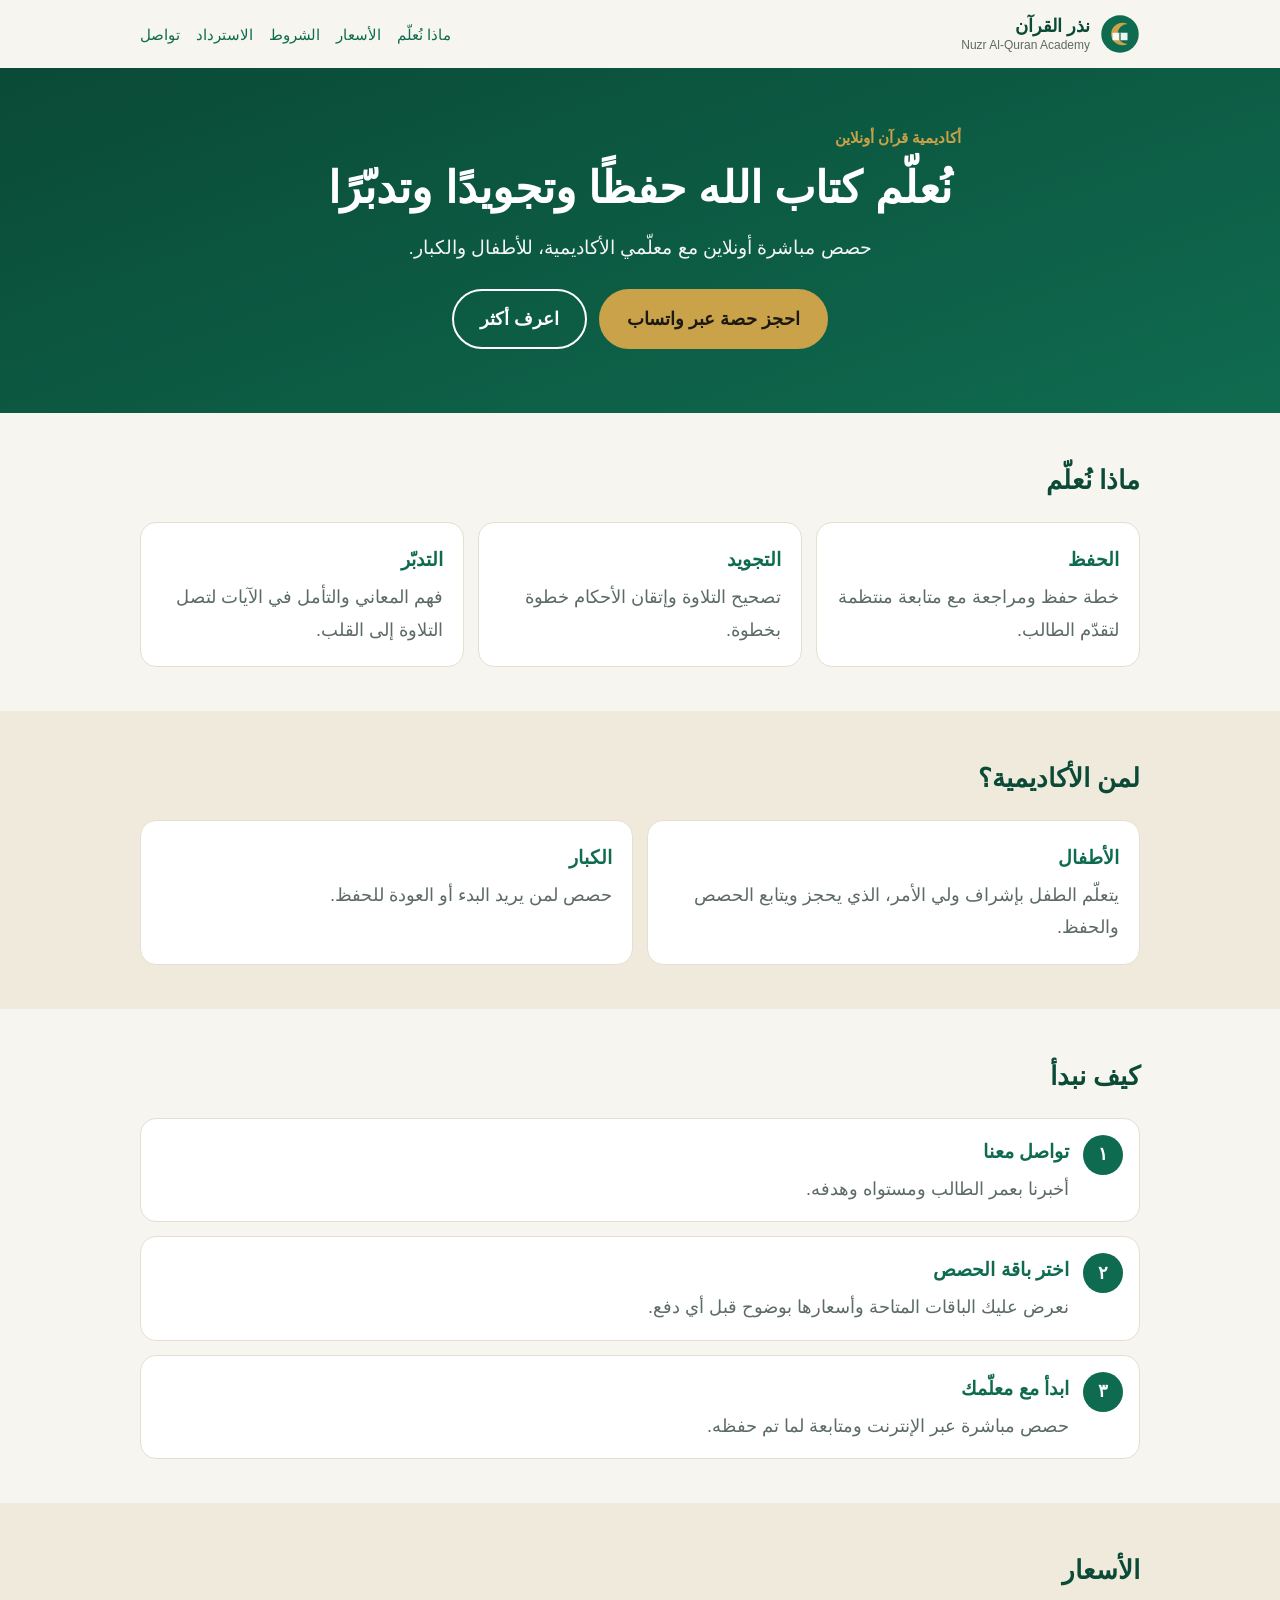
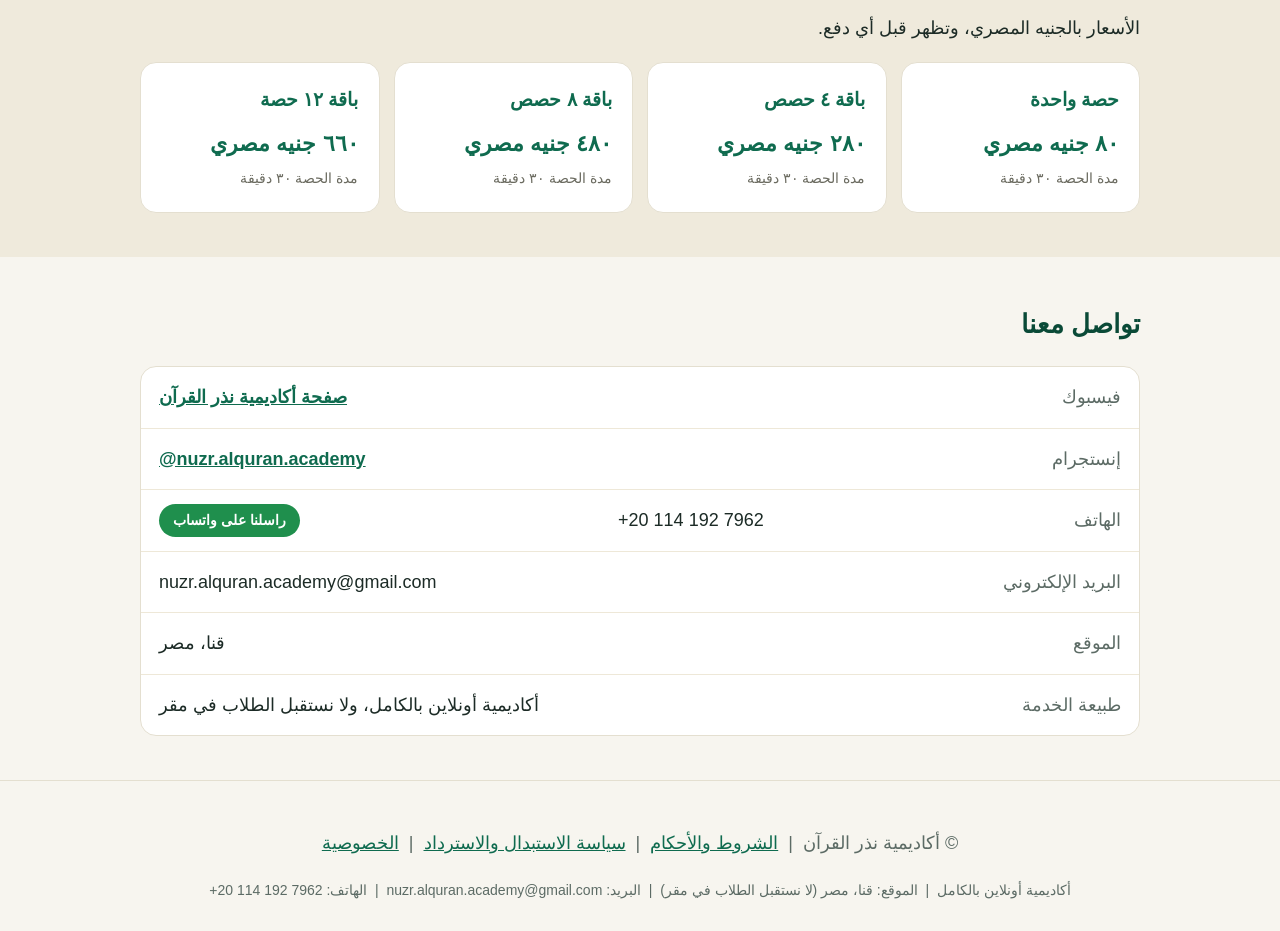
<file: index.html>
<!doctype html>
<html lang="ar" dir="rtl">
<head>
<meta charset="utf-8">
<meta name="viewport" content="width=device-width, initial-scale=1">
<title>أكاديمية نذر القرآن | Nuzr Al-Quran Academy</title>
<meta name="description" content="تعلّم القرآن الكريم حفظًا وتجويدًا وتدبّرًا أونلاين مع معلّمي الأكاديمية، للأطفال والكبار.">
<link rel="stylesheet" href="style.css">
</head>
<body>
<header class="top">
  <a class="brand" href="#top" aria-label="أكاديمية نذر القرآن">
    <svg viewBox="0 0 64 64" width="40" height="40" aria-hidden="true"><circle cx="32" cy="32" r="30" fill="#0f6b4f"/><path d="M44 16a18 18 0 1 0 0 32a14 14 0 1 1 0-32z" fill="#c9a24a"/><path d="M20 30h24v12H20z" fill="#fff" opacity=".92"/><path d="M32 30v12" stroke="#0f6b4f" stroke-width="2"/></svg>
    <span><strong>نذر القرآن</strong><small>Nuzr Al-Quran Academy</small></span>
  </a>
  <nav><a href="#learn">ماذا نُعلّم</a><a href="#prices">الأسعار</a><a href="terms.html">الشروط</a><a href="refund.html">الاسترداد</a><a href="#contact">تواصل</a></nav>
</header>
<main id="top">
  <section class="hero">
    <p class="kicker">أكاديمية قرآن أونلاين</p>
    <h1>نُعلّم كتاب الله حفظًا وتجويدًا وتدبّرًا</h1>
    <p class="lead">حصص مباشرة أونلاين مع معلّمي الأكاديمية، للأطفال والكبار.</p>
    <div class="cta">
      <a class="btn primary" href="https://wa.me/201141927962" target="_blank" rel="noopener">احجز حصة عبر واتساب</a>
      <a class="btn" href="#learn">اعرف أكثر</a>
    </div>
  </section>

  <section id="learn" class="block">
    <h2>ماذا نُعلّم</h2>
    <div class="cards">
      <article><h3>الحفظ</h3><p>خطة حفظ ومراجعة مع متابعة منتظمة لتقدّم الطالب.</p></article>
      <article><h3>التجويد</h3><p>تصحيح التلاوة وإتقان الأحكام خطوة بخطوة.</p></article>
      <article><h3>التدبّر</h3><p>فهم المعاني والتأمل في الآيات لتصل التلاوة إلى القلب.</p></article>
    </div>
  </section>

  <section class="block alt">
    <h2>لمن الأكاديمية؟</h2>
    <div class="cards two">
      <article><h3>الأطفال</h3><p>يتعلّم الطفل بإشراف ولي الأمر، الذي يحجز ويتابع الحصص والحفظ.</p></article>
      <article><h3>الكبار</h3><p>حصص لمن يريد البدء أو العودة للحفظ.</p></article>
    </div>
  </section>

  <section id="how" class="block">
    <h2>كيف نبدأ</h2>
    <ol class="steps">
      <li><span>١</span><div><h3>تواصل معنا</h3><p>أخبرنا بعمر الطالب ومستواه وهدفه.</p></div></li>
      <li><span>٢</span><div><h3>اختر باقة الحصص</h3><p>نعرض عليك الباقات المتاحة وأسعارها بوضوح قبل أي دفع.</p></div></li>
      <li><span>٣</span><div><h3>ابدأ مع معلّمك</h3><p>حصص مباشرة عبر الإنترنت ومتابعة لما تم حفظه.</p></div></li>
    </ol>
  </section>

  <section id="prices" class="block alt">
    <h2>الأسعار</h2>
    <p>الأسعار بالجنيه المصري، وتظهر قبل أي دفع.</p>
    <div class="cards">
      <article><h3>حصة واحدة</h3><p class="price"><bdi>٨٠</bdi> جنيه مصري</p><p class="dur">مدة الحصة ٣٠ دقيقة</p></article>
      <article><h3>باقة ٤ حصص</h3><p class="price"><bdi>٢٨٠</bdi> جنيه مصري</p><p class="dur">مدة الحصة ٣٠ دقيقة</p></article>
      <article><h3>باقة ٨ حصص</h3><p class="price"><bdi>٤٨٠</bdi> جنيه مصري</p><p class="dur">مدة الحصة ٣٠ دقيقة</p></article>
      <article><h3>باقة ١٢ حصة</h3><p class="price"><bdi>٦٦٠</bdi> جنيه مصري</p><p class="dur">مدة الحصة ٣٠ دقيقة</p></article>
    </div>
  </section>

  <section id="contact" class="block contact">
    <h2>تواصل معنا</h2>
    <ul>
      <li><span>فيسبوك</span><a href="https://www.facebook.com/share/1EimLNCvnT/">صفحة أكاديمية نذر القرآن</a></li>
      <li><span>إنستجرام</span><a href="https://www.instagram.com/nuzr.alquran.academy/"><bdi dir="ltr">@nuzr.alquran.academy</bdi></a></li>
      <li><span>الهاتف</span><bdi dir="ltr">+20 114 192 7962</bdi> <a class="wa" href="https://wa.me/201141927962" target="_blank" rel="noopener">راسلنا على واتساب</a></li>
      <li><span>البريد الإلكتروني</span><bdi dir="ltr">nuzr.alquran.academy@gmail.com</bdi></li>
      <li><span>الموقع</span>قنا، مصر</li>
      <li><span>طبيعة الخدمة</span>أكاديمية أونلاين بالكامل، ولا نستقبل الطلاب في مقر</li>
    </ul>
  </section>
</main>
<footer>
  <p>© أكاديمية نذر القرآن &nbsp;|&nbsp; <a href="terms.html">الشروط والأحكام</a> &nbsp;|&nbsp; <a href="refund.html">سياسة الاستبدال والاسترداد</a> &nbsp;|&nbsp; <a href="privacy.html">الخصوصية</a></p>
  <p class="small">أكاديمية أونلاين بالكامل &nbsp;|&nbsp; الموقع: قنا، مصر (لا نستقبل الطلاب في مقر) &nbsp;|&nbsp; البريد: <bdi dir="ltr">nuzr.alquran.academy@gmail.com</bdi> &nbsp;|&nbsp; الهاتف: <bdi dir="ltr">+20 114 192 7962</bdi></p>
</footer>

</body>
</html>
</file>
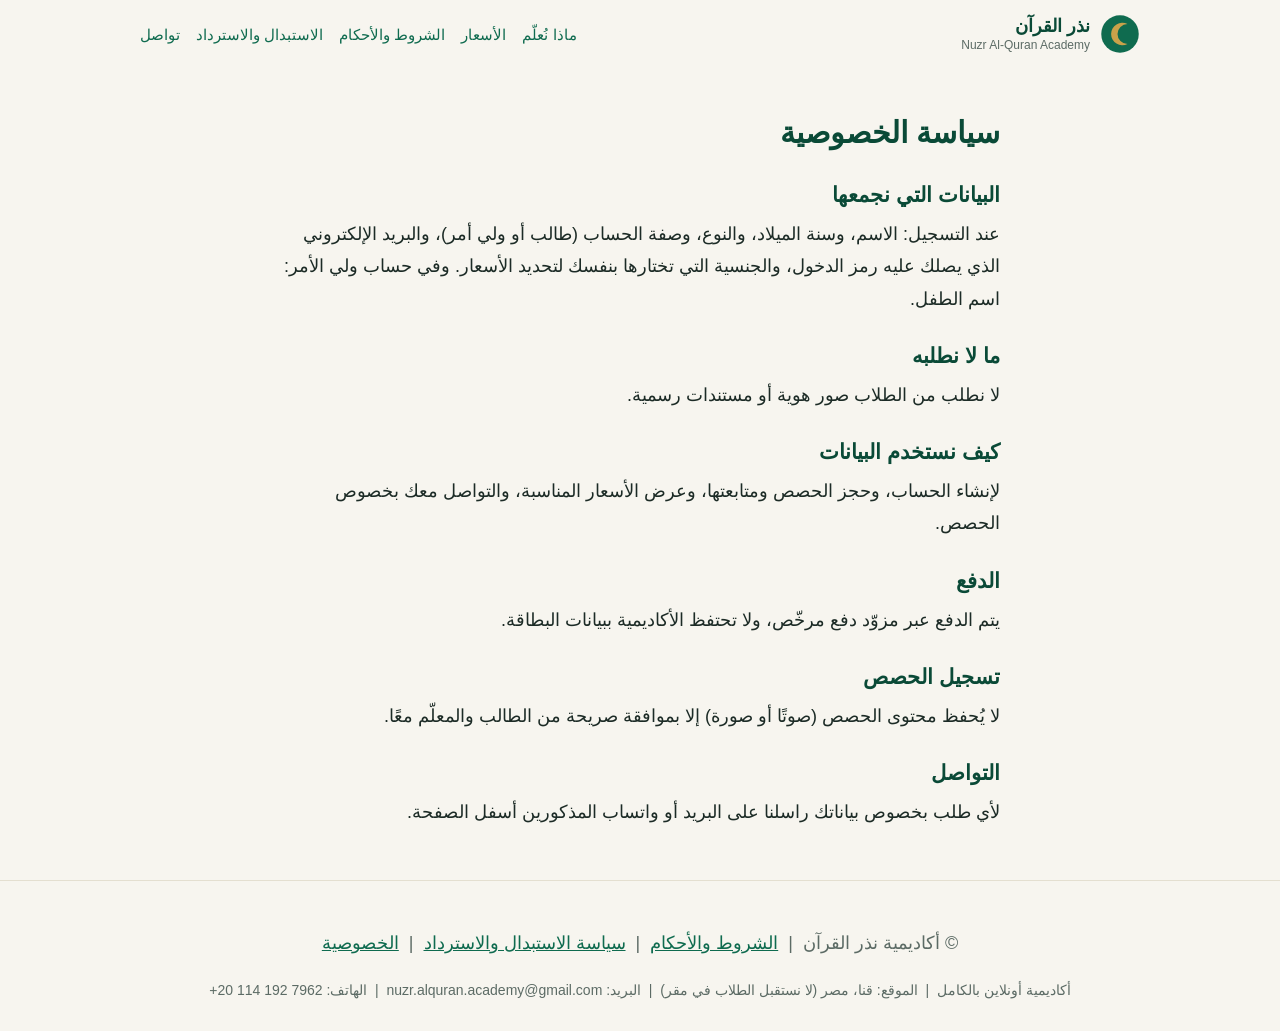
<file: privacy.html>
<!doctype html>
<html lang="ar" dir="rtl">
<head>
<meta charset="utf-8">
<meta name="viewport" content="width=device-width, initial-scale=1">
<title>الشروط والأحكام | أكاديمية نذر القرآن</title>
<meta name="description" content="تعلّم القرآن الكريم حفظًا وتجويدًا وتدبّرًا أونلاين مع معلّمي الأكاديمية، للأطفال والكبار.">
<link rel="stylesheet" href="style.css">
</head>
<body>
<header class="top">
  <a class="brand" href="index.html"><svg viewBox="0 0 64 64" width="40" height="40" aria-hidden="true"><circle cx="32" cy="32" r="30" fill="#0f6b4f"/><path d="M44 16a18 18 0 1 0 0 32a14 14 0 1 1 0-32z" fill="#c9a24a"/></svg><span><strong>نذر القرآن</strong><small>Nuzr Al-Quran Academy</small></span></a>
  <nav><a href="index.html#learn">ماذا نُعلّم</a><a href="index.html#prices">الأسعار</a><a href="terms.html">الشروط والأحكام</a><a href="refund.html">الاستبدال والاسترداد</a><a href="index.html#contact">تواصل</a></nav>
</header>
<main class="block doc"><h1>سياسة الخصوصية</h1>
<h2>البيانات التي نجمعها</h2><p>عند التسجيل: الاسم، وسنة الميلاد، والنوع، وصفة الحساب (طالب أو ولي أمر)، والبريد الإلكتروني الذي يصلك عليه رمز الدخول، والجنسية التي تختارها بنفسك لتحديد الأسعار. وفي حساب ولي الأمر: اسم الطفل.</p>
<h2>ما لا نطلبه</h2><p>لا نطلب من الطلاب صور هوية أو مستندات رسمية.</p>
<h2>كيف نستخدم البيانات</h2><p>لإنشاء الحساب، وحجز الحصص ومتابعتها، وعرض الأسعار المناسبة، والتواصل معك بخصوص الحصص.</p>
<h2>الدفع</h2><p>يتم الدفع عبر مزوّد دفع مرخّص، ولا تحتفظ الأكاديمية ببيانات البطاقة.</p>
<h2>تسجيل الحصص</h2><p>لا يُحفظ محتوى الحصص (صوتًا أو صورة) إلا بموافقة صريحة من الطالب والمعلّم معًا.</p>
<h2>التواصل</h2><p>لأي طلب بخصوص بياناتك راسلنا على البريد أو واتساب المذكورين أسفل الصفحة.</p></main>
<footer>
  <p>© أكاديمية نذر القرآن &nbsp;|&nbsp; <a href="terms.html">الشروط والأحكام</a> &nbsp;|&nbsp; <a href="refund.html">سياسة الاستبدال والاسترداد</a> &nbsp;|&nbsp; <a href="privacy.html">الخصوصية</a></p>
  <p class="small">أكاديمية أونلاين بالكامل &nbsp;|&nbsp; الموقع: قنا، مصر (لا نستقبل الطلاب في مقر) &nbsp;|&nbsp; البريد: <bdi dir="ltr">nuzr.alquran.academy@gmail.com</bdi> &nbsp;|&nbsp; الهاتف: <bdi dir="ltr">+20 114 192 7962</bdi></p>
</footer>
</body></html>
</file>
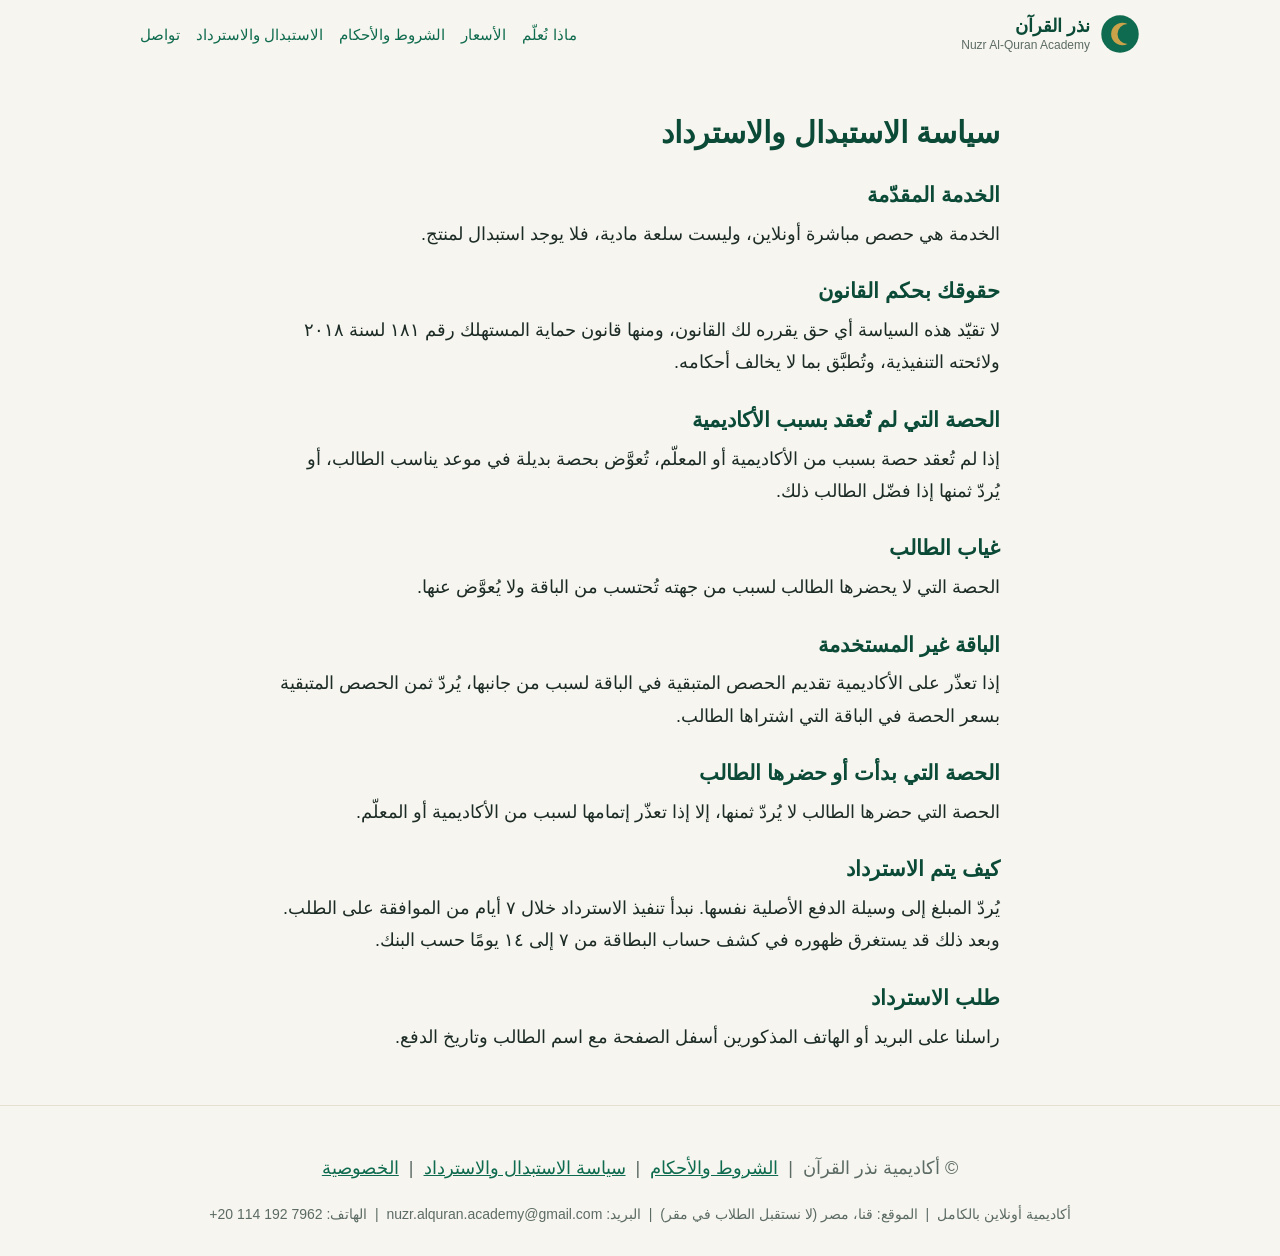
<file: refund.html>
<!doctype html>
<html lang="ar" dir="rtl">
<head>
<meta charset="utf-8">
<meta name="viewport" content="width=device-width, initial-scale=1">
<title>الاستبدال والاسترداد | أكاديمية نذر القرآن</title>
<meta name="description" content="تعلّم القرآن الكريم حفظًا وتجويدًا وتدبّرًا أونلاين مع معلّمي الأكاديمية، للأطفال والكبار.">
<link rel="stylesheet" href="style.css">
</head>
<body>
<header class="top">
  <a class="brand" href="index.html"><svg viewBox="0 0 64 64" width="40" height="40" aria-hidden="true"><circle cx="32" cy="32" r="30" fill="#0f6b4f"/><path d="M44 16a18 18 0 1 0 0 32a14 14 0 1 1 0-32z" fill="#c9a24a"/></svg><span><strong>نذر القرآن</strong><small>Nuzr Al-Quran Academy</small></span></a>
  <nav><a href="index.html#learn">ماذا نُعلّم</a><a href="index.html#prices">الأسعار</a><a href="terms.html">الشروط والأحكام</a><a href="refund.html">الاستبدال والاسترداد</a><a href="index.html#contact">تواصل</a></nav>
</header>
<main class="block doc"><h1>سياسة الاستبدال والاسترداد</h1>
<h2>الخدمة المقدّمة</h2><p>الخدمة هي حصص مباشرة أونلاين، وليست سلعة مادية، فلا يوجد استبدال لمنتج.</p>
<h2>حقوقك بحكم القانون</h2><p>لا تقيّد هذه السياسة أي حق يقرره لك القانون، ومنها قانون حماية المستهلك رقم ١٨١ لسنة ٢٠١٨ ولائحته التنفيذية، وتُطبَّق بما لا يخالف أحكامه.</p>
<h2>الحصة التي لم تُعقد بسبب الأكاديمية</h2><p>إذا لم تُعقد حصة بسبب من الأكاديمية أو المعلّم، تُعوَّض بحصة بديلة في موعد يناسب الطالب، أو يُردّ ثمنها إذا فضّل الطالب ذلك.</p>
<h2>غياب الطالب</h2><p>الحصة التي لا يحضرها الطالب لسبب من جهته تُحتسب من الباقة ولا يُعوَّض عنها.</p>
<h2>الباقة غير المستخدمة</h2><p>إذا تعذّر على الأكاديمية تقديم الحصص المتبقية في الباقة لسبب من جانبها، يُردّ ثمن الحصص المتبقية بسعر الحصة في الباقة التي اشتراها الطالب.</p>
<h2>الحصة التي بدأت أو حضرها الطالب</h2><p>الحصة التي حضرها الطالب لا يُردّ ثمنها، إلا إذا تعذّر إتمامها لسبب من الأكاديمية أو المعلّم.</p>
<h2>كيف يتم الاسترداد</h2><p>يُردّ المبلغ إلى وسيلة الدفع الأصلية نفسها. نبدأ تنفيذ الاسترداد خلال ٧ أيام من الموافقة على الطلب. وبعد ذلك قد يستغرق ظهوره في كشف حساب البطاقة من ٧ إلى ١٤ يومًا حسب البنك.</p>
<h2>طلب الاسترداد</h2><p>راسلنا على البريد أو الهاتف المذكورين أسفل الصفحة مع اسم الطالب وتاريخ الدفع.</p></main>
<footer>
  <p>© أكاديمية نذر القرآن &nbsp;|&nbsp; <a href="terms.html">الشروط والأحكام</a> &nbsp;|&nbsp; <a href="refund.html">سياسة الاستبدال والاسترداد</a> &nbsp;|&nbsp; <a href="privacy.html">الخصوصية</a></p>
  <p class="small">أكاديمية أونلاين بالكامل &nbsp;|&nbsp; الموقع: قنا، مصر (لا نستقبل الطلاب في مقر) &nbsp;|&nbsp; البريد: <bdi dir="ltr">nuzr.alquran.academy@gmail.com</bdi> &nbsp;|&nbsp; الهاتف: <bdi dir="ltr">+20 114 192 7962</bdi></p>
</footer>
</body></html>
</file>
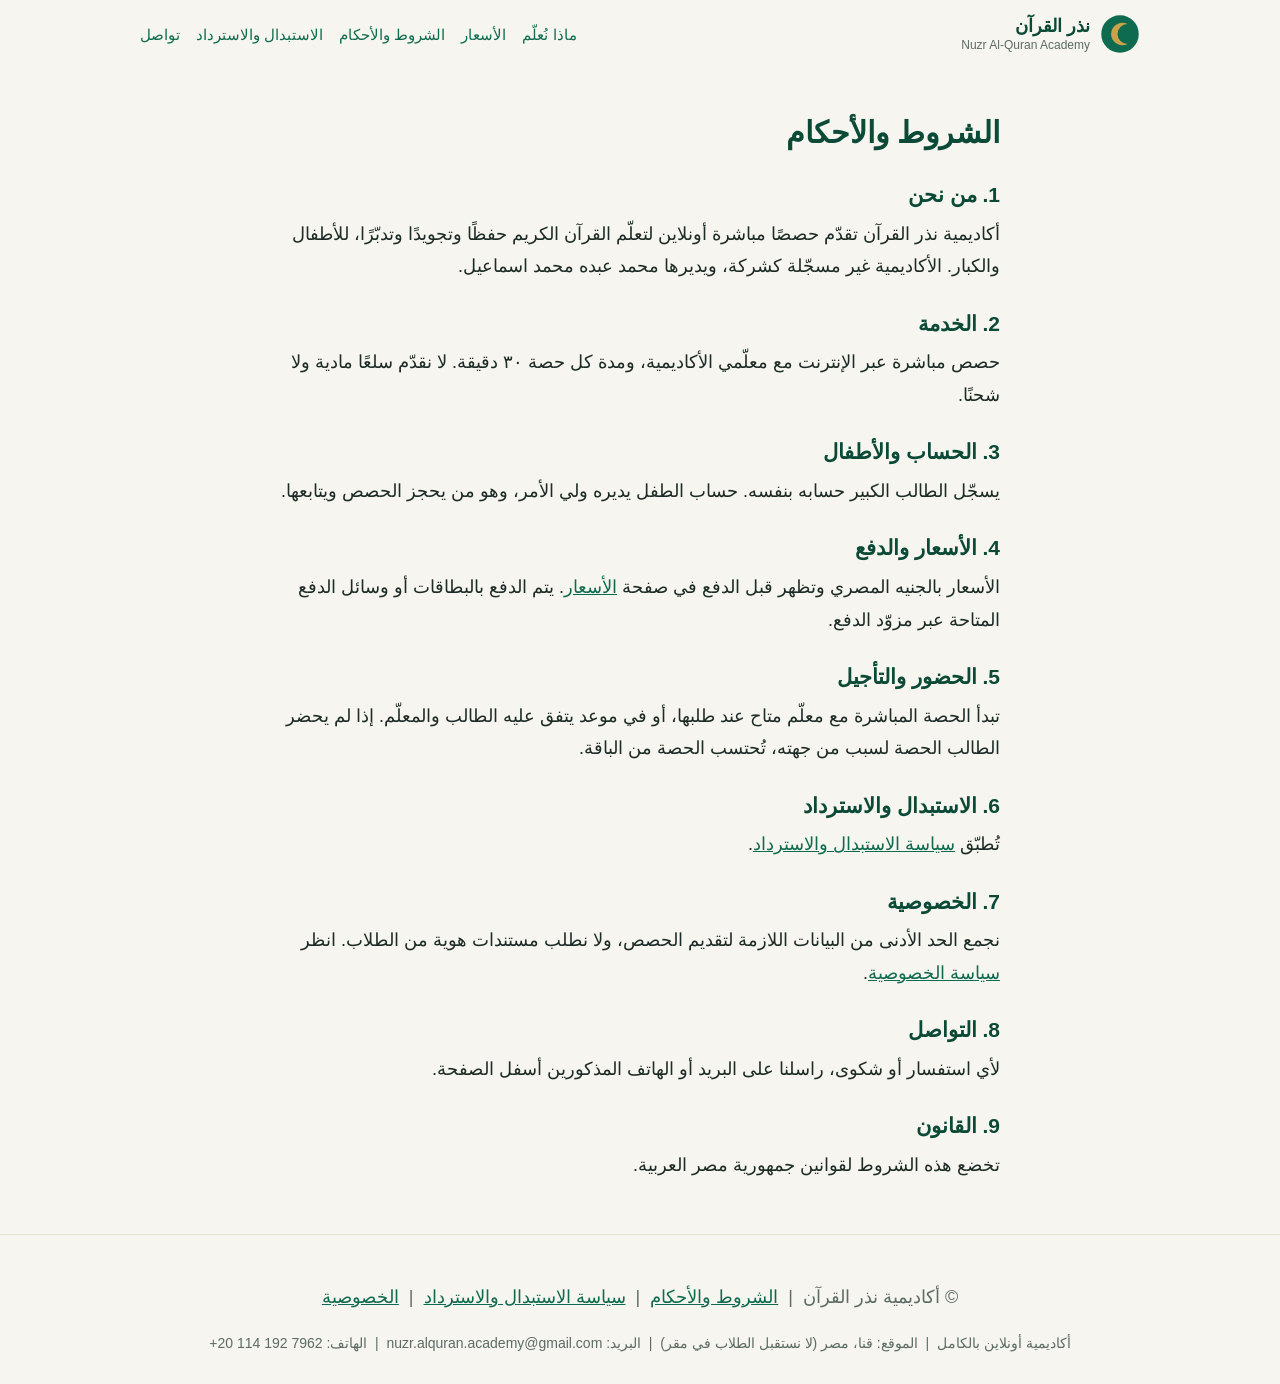
<file: terms.html>
<!doctype html>
<html lang="ar" dir="rtl">
<head>
<meta charset="utf-8">
<meta name="viewport" content="width=device-width, initial-scale=1">
<title>الشروط والأحكام | أكاديمية نذر القرآن</title>
<meta name="description" content="تعلّم القرآن الكريم حفظًا وتجويدًا وتدبّرًا أونلاين مع معلّمي الأكاديمية، للأطفال والكبار.">
<link rel="stylesheet" href="style.css">
</head>
<body>
<header class="top">
  <a class="brand" href="index.html"><svg viewBox="0 0 64 64" width="40" height="40" aria-hidden="true"><circle cx="32" cy="32" r="30" fill="#0f6b4f"/><path d="M44 16a18 18 0 1 0 0 32a14 14 0 1 1 0-32z" fill="#c9a24a"/></svg><span><strong>نذر القرآن</strong><small>Nuzr Al-Quran Academy</small></span></a>
  <nav><a href="index.html#learn">ماذا نُعلّم</a><a href="index.html#prices">الأسعار</a><a href="terms.html">الشروط والأحكام</a><a href="refund.html">الاستبدال والاسترداد</a><a href="index.html#contact">تواصل</a></nav>
</header>
<main class="block doc"><h1>الشروط والأحكام</h1>
<h2>1. من نحن</h2><p>أكاديمية نذر القرآن تقدّم حصصًا مباشرة أونلاين لتعلّم القرآن الكريم حفظًا وتجويدًا وتدبّرًا، للأطفال والكبار. الأكاديمية غير مسجّلة كشركة، ويديرها محمد عبده محمد اسماعيل.</p>
<h2>2. الخدمة</h2><p>حصص مباشرة عبر الإنترنت مع معلّمي الأكاديمية، ومدة كل حصة ٣٠ دقيقة. لا نقدّم سلعًا مادية ولا شحنًا.</p>
<h2>3. الحساب والأطفال</h2><p>يسجّل الطالب الكبير حسابه بنفسه. حساب الطفل يديره ولي الأمر، وهو من يحجز الحصص ويتابعها.</p>
<h2>4. الأسعار والدفع</h2><p>الأسعار بالجنيه المصري وتظهر قبل الدفع في صفحة <a href="index.html#prices">الأسعار</a>. يتم الدفع بالبطاقات أو وسائل الدفع المتاحة عبر مزوّد الدفع.</p>
<h2>5. الحضور والتأجيل</h2><p>تبدأ الحصة المباشرة مع معلّم متاح عند طلبها، أو في موعد يتفق عليه الطالب والمعلّم. إذا لم يحضر الطالب الحصة لسبب من جهته، تُحتسب الحصة من الباقة.</p>
<h2>6. الاستبدال والاسترداد</h2><p>تُطبّق <a href="refund.html">سياسة الاستبدال والاسترداد</a>.</p>
<h2>7. الخصوصية</h2><p>نجمع الحد الأدنى من البيانات اللازمة لتقديم الحصص، ولا نطلب مستندات هوية من الطلاب. انظر <a href="privacy.html">سياسة الخصوصية</a>.</p>
<h2>8. التواصل</h2><p>لأي استفسار أو شكوى، راسلنا على البريد أو الهاتف المذكورين أسفل الصفحة.</p>
<h2>9. القانون</h2><p>تخضع هذه الشروط لقوانين جمهورية مصر العربية.</p></main>
<footer>
  <p>© أكاديمية نذر القرآن &nbsp;|&nbsp; <a href="terms.html">الشروط والأحكام</a> &nbsp;|&nbsp; <a href="refund.html">سياسة الاستبدال والاسترداد</a> &nbsp;|&nbsp; <a href="privacy.html">الخصوصية</a></p>
  <p class="small">أكاديمية أونلاين بالكامل &nbsp;|&nbsp; الموقع: قنا، مصر (لا نستقبل الطلاب في مقر) &nbsp;|&nbsp; البريد: <bdi dir="ltr">nuzr.alquran.academy@gmail.com</bdi> &nbsp;|&nbsp; الهاتف: <bdi dir="ltr">+20 114 192 7962</bdi></p>
</footer>
</body></html>
</file>
<file: style.css>
:root{--g:#0f6b4f;--gd:#0a4a37;--gold:#c9a24a;--bg:#f7f5ef;--ink:#1c2b26;--mut:#5c6b65}
*{box-sizing:border-box}
body{margin:0;font-family:"Noto Naskh Arabic","Noto Sans Arabic","Segoe UI",Tahoma,sans-serif;background:var(--bg);color:var(--ink);line-height:1.8;font-size:18px}
.draft-bar{background:#fff3cd;color:#6b5200;text-align:center;font-size:14px;padding:6px}
.top{display:flex;align-items:center;justify-content:space-between;gap:12px;padding:14px 20px;flex-wrap:wrap;max-width:1040px;margin:auto}
.brand{display:flex;align-items:center;gap:10px;text-decoration:none;color:var(--gd)}
.brand span{display:flex;flex-direction:column;line-height:1.2}.brand small{color:var(--mut);font-size:12px;direction:ltr}
nav{display:flex;gap:16px;font-size:15px}nav a{color:var(--g);text-decoration:none}
.hero{background:linear-gradient(160deg,var(--gd),var(--g));color:#fff;padding:56px 22px 64px;text-align:center}
.hero>*{max-width:720px;margin-inline:auto}
.kicker{color:var(--gold);font-weight:700;margin:0 0 6px;font-size:15px}
h1{font-size:clamp(28px,6vw,44px);line-height:1.4;margin:0 0 12px}
.lead{font-size:19px;opacity:.95;margin:0 auto 24px}
.cta{display:flex;gap:12px;justify-content:center;flex-wrap:wrap}
.btn{display:inline-block;padding:12px 26px;border-radius:999px;border:2px solid #fff;color:#fff;text-decoration:none;font-weight:700}
.btn.primary{background:var(--gold);border-color:var(--gold);color:#1c1a10}
.block{padding:44px 20px;max-width:1040px;margin:auto}
.block.alt{background:#efeadc;max-width:none}.block.alt>*{max-width:1000px;margin-inline:auto}
h2{color:var(--gd);font-size:26px;margin:0 0 18px}
h3{margin:0 0 4px;font-size:19px;color:var(--g)}
.cards{display:grid;gap:14px;grid-template-columns:repeat(auto-fit,minmax(220px,1fr))}
.cards.two{grid-template-columns:repeat(auto-fit,minmax(260px,1fr))}
article{background:#fff;border-radius:16px;padding:20px;border:1px solid #e4dfd0}
article p,li p{margin:0;color:var(--mut)}
.steps{list-style:none;padding:0;margin:0;display:grid;gap:14px}
.steps li{display:flex;gap:14px;align-items:flex-start;background:#fff;border:1px solid #e4dfd0;border-radius:16px;padding:16px}
.steps span{flex:none;width:40px;height:40px;border-radius:50%;background:var(--g);color:#fff;display:grid;place-items:center;font-weight:700}
.contact ul{list-style:none;margin:0;padding:0;background:#fff;border:1px solid #e4dfd0;border-radius:16px}
.contact li{display:flex;justify-content:space-between;gap:12px;padding:14px 18px;border-bottom:1px solid #eee8d8;flex-wrap:wrap}
.contact li:last-child{border:0}.contact li span{color:var(--mut)}.contact a{color:var(--g);font-weight:700}
.todo em{color:#9a7a1c;font-style:normal;background:#fff3cd;border-radius:8px;padding:0 8px;font-size:15px}
footer{text-align:center;padding:28px 20px;color:var(--mut);border-top:1px solid #e4dfd0}.small{font-size:14px;margin:4px 0 0}

.doc{max-width:760px}.doc h1{color:var(--gd);font-size:30px}.doc h2{font-size:21px;margin:22px 0 4px}.doc p{margin:0 0 8px}.doc a{color:var(--g)}
.note{background:#fff3cd;color:#6b5200;padding:8px 12px;border-radius:10px;font-size:15px}
.todo-line{color:#9a7a1c!important}.prop{font-style:normal;background:#e7f1ec;color:var(--g);border-radius:8px;padding:0 8px;font-size:14px}
footer a{color:var(--g)}nav{flex-wrap:wrap}

.price{font-size:22px;font-weight:700;color:var(--g);margin:6px 0 0}

.wa{display:inline-block;margin-inline-start:8px;background:#1f8f4d;color:#fff!important;border-radius:999px;padding:4px 14px;text-decoration:none!important;font-size:14px}

.dur{margin:.2rem 0 0;color:#6b6b60;font-size:.9rem}
</file>
